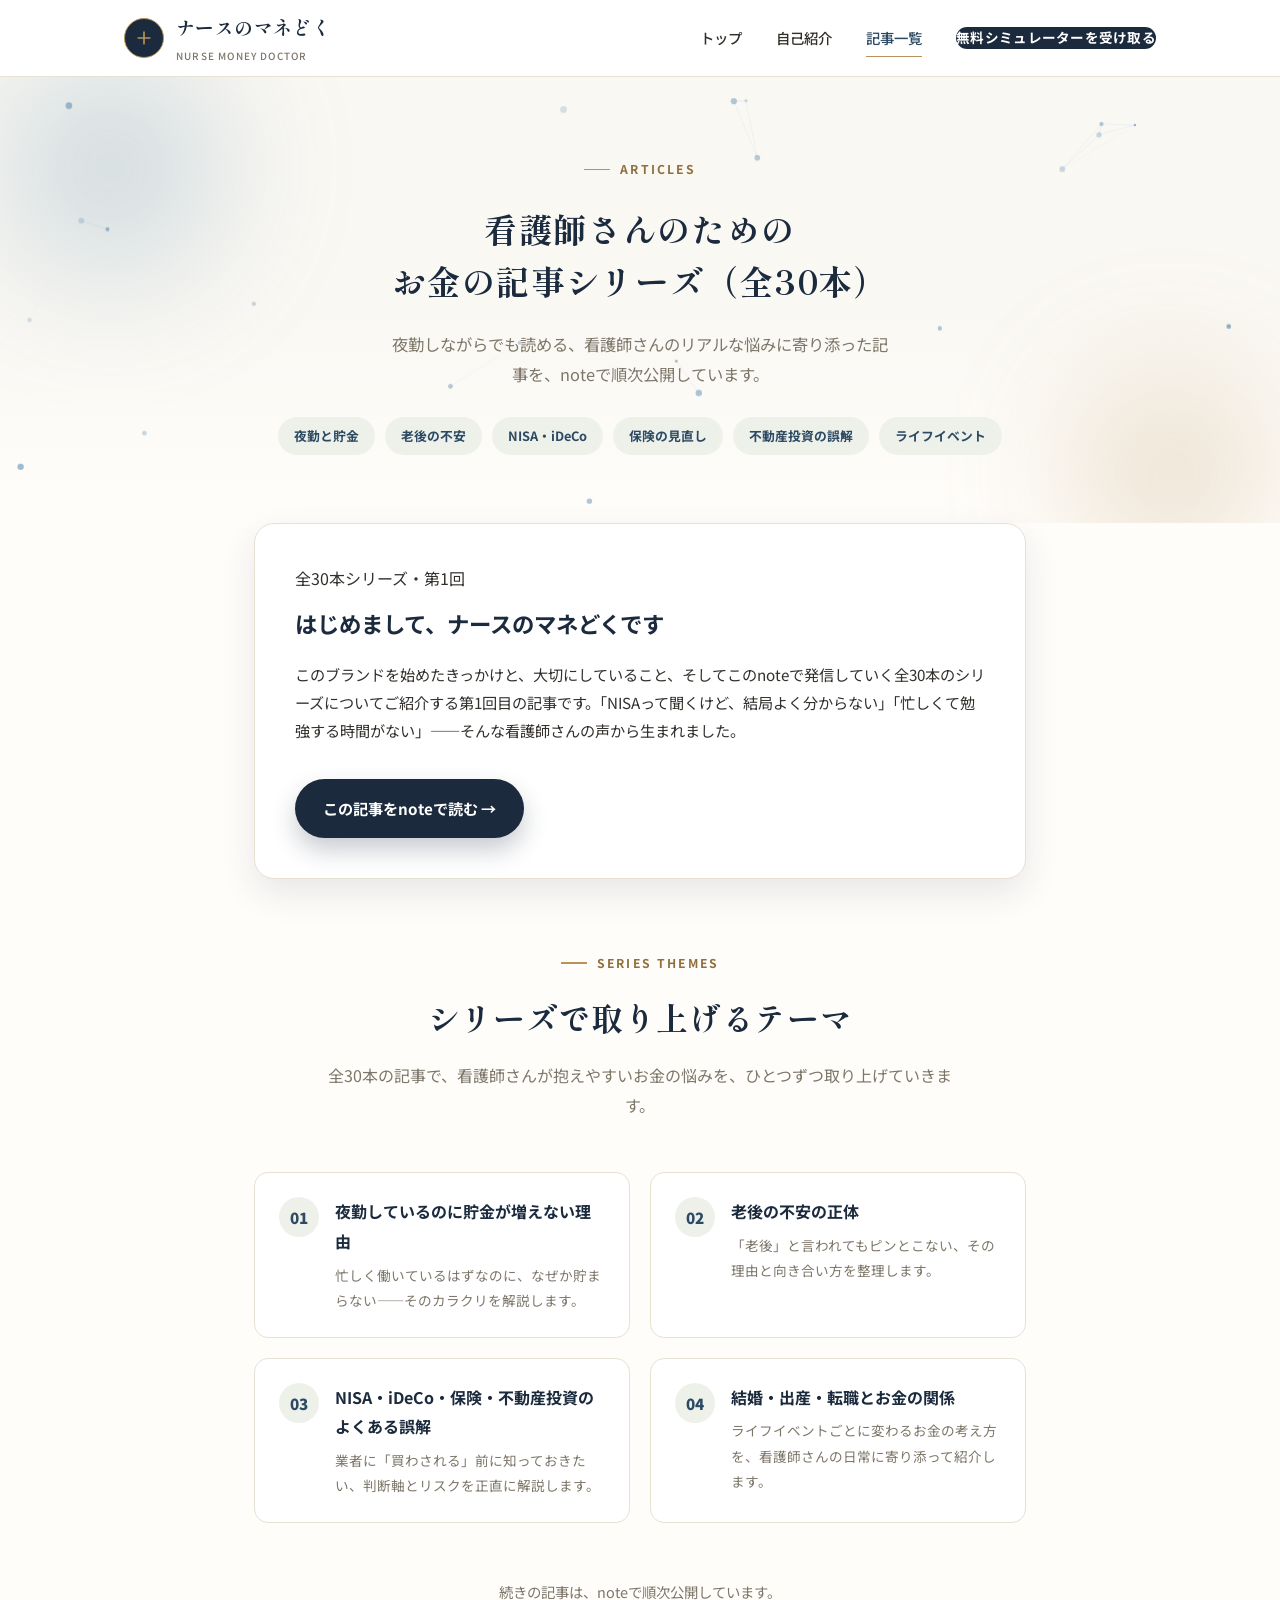
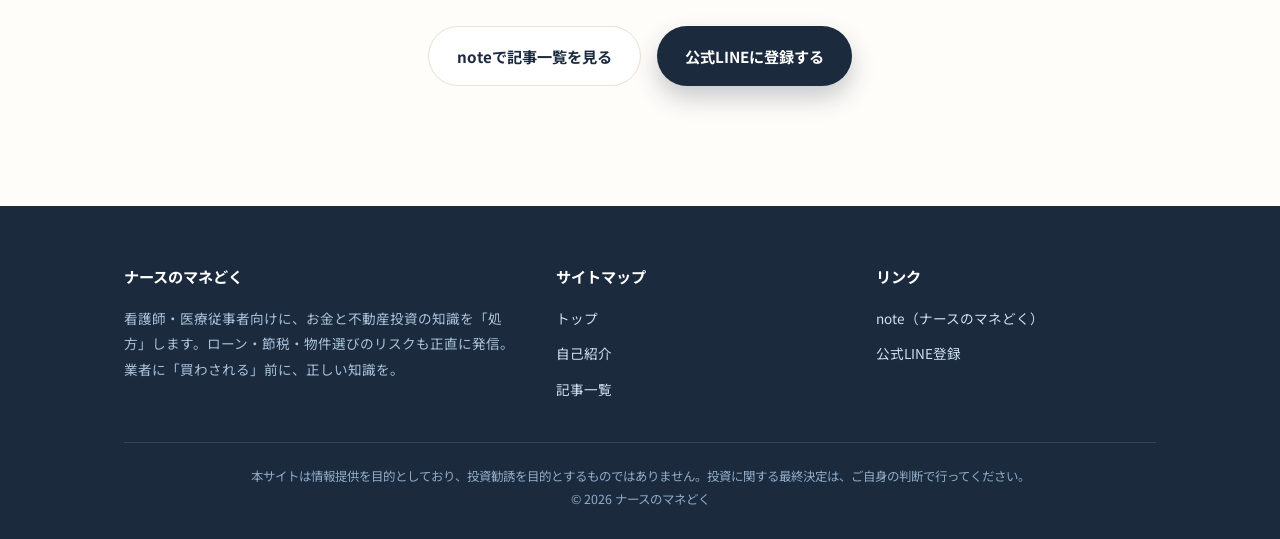
<file: articles.html>
<!DOCTYPE html>
<html lang="ja">
<head>
<meta charset="UTF-8">
<meta name="viewport" content="width=device-width, initial-scale=1.0">
<title>記事一覧｜ナースのマネどく</title>
<meta name="description" content="ナースのマネどくがnoteで発信している、看護師さんのためのお金の記事シリーズ（全30本）の紹介ページです。">
<link rel="stylesheet" href="style.css?v=3">
</head>
<body>

<header class="site-header">
  <div class="container">
    <a href="index.html" class="logo">
      <span class="logo-mark"><svg viewBox="0 0 24 24" fill="none" xmlns="http://www.w3.org/2000/svg"><path d="M12 5v14M5 12h14" stroke="currentColor" stroke-width="2" stroke-linecap="round"/></svg></span>
      <span>ナースのマネどく<small>NURSE MONEY DOCTOR</small></span>
    </a>
    <nav class="nav-links" id="navLinks">
      <a href="index.html">トップ</a>
      <a href="profile.html">自己紹介</a>
      <a href="articles.html" class="active">記事一覧</a>
      <a href="https://lin.ee/RomoXNG" class="nav-cta">無料シミュレーターを受け取る</a>
    </nav>
    <button class="nav-toggle" id="navToggle" aria-label="メニュー">☰</button>
  </div>
</header>

<section class="hero" style="padding-bottom:56px;">
  <div class="hero-photo" style="background-image:url('https://plus.unsplash.com/premium_photo-1668487827029-2bd54133c303?auto=format&amp;fit=crop&amp;w=1600&amp;q=80');"></div>
  <div class="hero-photo-overlay"></div>
  <canvas id="heroCanvas"></canvas>
  <div class="hero-blob b1"></div>
  <div class="hero-blob b2"></div>
  <div class="container" style="display:block; text-align:center;">
    <span class="eyebrow">ARTICLES</span>
    <h1 style="font-size:2.1rem;">看護師さんのための<br>お金の記事シリーズ（全30本）</h1>
    <p class="lead" style="max-width:56ch; margin:0 auto;">夜勤しながらでも読める、看護師さんのリアルな悩みに寄り添った記事を、noteで順次公開しています。</p>
    <div class="category-tags" style="margin-top:28px;">
      <span>夜勤と貯金</span>
      <span>老後の不安</span>
      <span>NISA・iDeCo</span>
      <span>保険の見直し</span>
      <span>不動産投資の誤解</span>
      <span>ライフイベント</span>
    </div>
  </div>
</section>

<section style="padding-top:0;">
  <div class="container" style="max-width:820px;">

    <div class="featured-article">
      <div>
        <span class="meta">全30本シリーズ・第1回</span>
        <h3 style="font-size:1.4rem; color:var(--navy); margin:10px 0 14px;">はじめまして、ナースのマネどくです</h3>
        <p style="color:var(--text); font-size:0.95rem;">このブランドを始めたきっかけと、大切にしていること、そしてこのnoteで発信していく全30本のシリーズについてご紹介する第1回目の記事です。「NISAって聞くけど、結局よく分からない」「忙しくて勉強する時間がない」——そんな看護師さんの声から生まれました。</p>
      </div>
      <div>
        <a href="https://note.com/easy_sage5970/n/n954e80ad0fa1" class="btn btn-primary" target="_blank" rel="noopener">この記事をnoteで読む →</a>
      </div>
    </div>

    <div class="section-head" style="margin-top:64px;">
      <span class="eyebrow">SERIES THEMES</span>
      <h2>シリーズで取り上げるテーマ</h2>
      <p>全30本の記事で、看護師さんが抱えやすいお金の悩みを、ひとつずつ取り上げていきます。</p>
    </div>

    <div class="series-grid">
      <div class="series-card">
        <div class="num">01</div>
        <div>
          <h4>夜勤しているのに貯金が増えない理由</h4>
          <p>忙しく働いているはずなのに、なぜか貯まらない——そのカラクリを解説します。</p>
        </div>
      </div>
      <div class="series-card">
        <div class="num">02</div>
        <div>
          <h4>老後の不安の正体</h4>
          <p>「老後」と言われてもピンとこない、その理由と向き合い方を整理します。</p>
        </div>
      </div>
      <div class="series-card">
        <div class="num">03</div>
        <div>
          <h4>NISA・iDeCo・保険・不動産投資のよくある誤解</h4>
          <p>業者に「買わされる」前に知っておきたい、判断軸とリスクを正直に解説します。</p>
        </div>
      </div>
      <div class="series-card">
        <div class="num">04</div>
        <div>
          <h4>結婚・出産・転職とお金の関係</h4>
          <p>ライフイベントごとに変わるお金の考え方を、看護師さんの日常に寄り添って紹介します。</p>
        </div>
      </div>
    </div>

    <div style="text-align:center;margin-top:56px;">
      <p style="color:var(--text-light); font-size:0.9rem; margin-bottom:20px;">続きの記事は、noteで順次公開しています。</p>
      <div class="btn-row" style="justify-content:center;">
        <a href="https://note.com/easy_sage5970" class="btn btn-outline" target="_blank" rel="noopener">noteで記事一覧を見る</a>
        <a href="https://lin.ee/RomoXNG" class="btn btn-primary" target="_blank" rel="noopener">公式LINEに登録する</a>
      </div>
    </div>

  </div>
</section>

<footer class="site-footer">
  <div class="container">
    <div class="footer-grid">
      <div>
        <h4>ナースのマネどく</h4>
        <p>看護師・医療従事者向けに、お金と不動産投資の知識を「処方」します。ローン・節税・物件選びのリスクも正直に発信。業者に「買わされる」前に、正しい知識を。</p>
      </div>
      <div>
        <h4>サイトマップ</h4>
        <ul>
          <li><a href="index.html">トップ</a></li>
          <li><a href="profile.html">自己紹介</a></li>
          <li><a href="articles.html">記事一覧</a></li>
        </ul>
      </div>
      <div>
        <h4>リンク</h4>
        <ul>
          <li><a href="https://note.com/easy_sage5970" target="_blank" rel="noopener">note（ナースのマネどく）</a></li>
          <li><a href="https://lin.ee/RomoXNG" target="_blank" rel="noopener">公式LINE登録</a></li>
        </ul>
      </div>
    </div>
    <div class="footer-bottom">
      本サイトは情報提供を目的としており、投資勧誘を目的とするものではありません。投資に関する最終決定は、ご自身の判断で行ってください。<br>
      © 2026 ナースのマネどく
    </div>
  </div>
</footer>

<script src="script.js"></script>
</body>
</html>
</file>
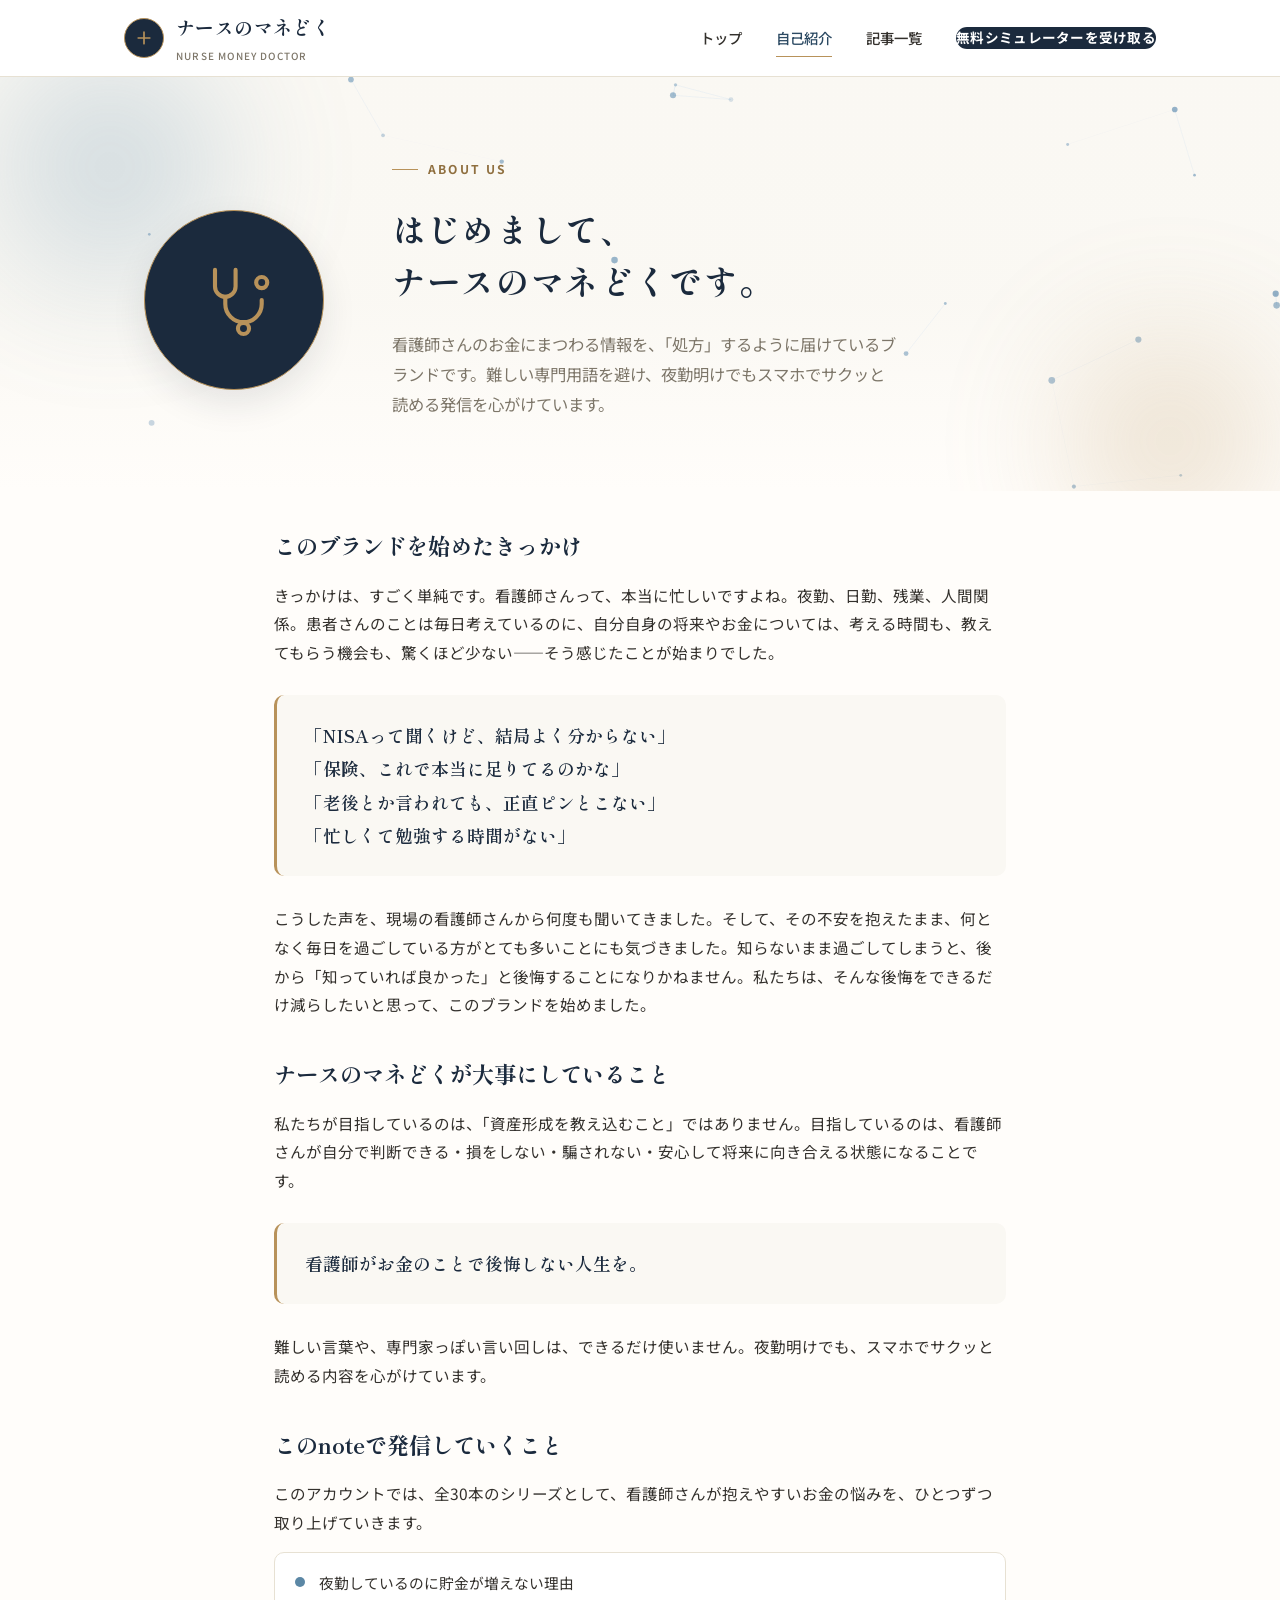
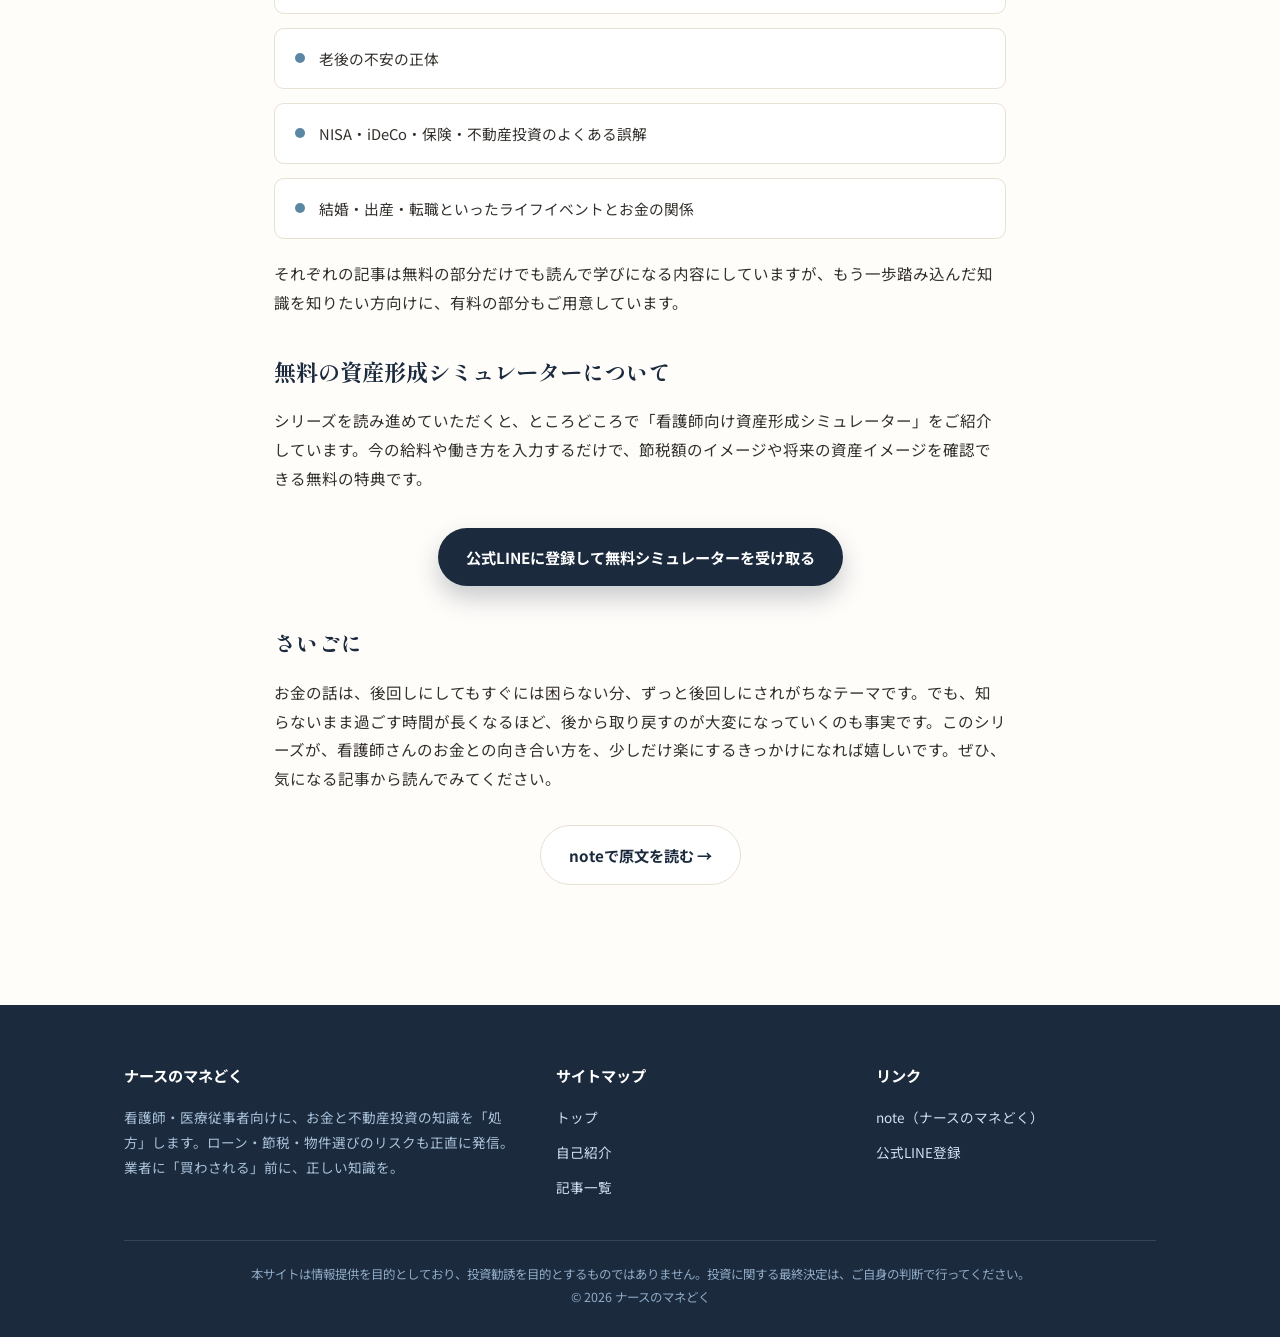
<file: profile.html>
<!DOCTYPE html>
<html lang="ja">
<head>
<meta charset="UTF-8">
<meta name="viewport" content="width=device-width, initial-scale=1.0">
<title>自己紹介｜ナースのマネどく</title>
<meta name="description" content="はじめまして、ナースのマネどくです。看護師さんのお金にまつわる情報を発信しているブランドの自己紹介ページです。">
<link rel="stylesheet" href="style.css?v=3">
</head>
<body>

<header class="site-header">
  <div class="container">
    <a href="index.html" class="logo">
      <span class="logo-mark"><svg viewBox="0 0 24 24" fill="none" xmlns="http://www.w3.org/2000/svg"><path d="M12 5v14M5 12h14" stroke="currentColor" stroke-width="2" stroke-linecap="round"/></svg></span>
      <span>ナースのマネどく<small>NURSE MONEY DOCTOR</small></span>
    </a>
    <nav class="nav-links" id="navLinks">
      <a href="index.html">トップ</a>
      <a href="profile.html" class="active">自己紹介</a>
      <a href="articles.html">記事一覧</a>
      <a href="https://lin.ee/RomoXNG" class="nav-cta">無料シミュレーターを受け取る</a>
    </nav>
    <button class="nav-toggle" id="navToggle" aria-label="メニュー">☰</button>
  </div>
</header>

<section class="hero" style="padding-bottom:40px;">
  <div class="hero-photo" style="background-image:url('https://plus.unsplash.com/premium_photo-1675807264002-74250202f195?auto=format&amp;fit=crop&amp;w=1600&amp;q=80');"></div>
  <div class="hero-photo-overlay"></div>
  <canvas id="heroCanvas"></canvas>
  <div class="hero-blob b1"></div>
  <div class="hero-blob b2"></div>
  <div class="container profile-hero" style="grid-template-columns: 220px 1fr;">
    <div class="avatar">
      <svg viewBox="0 0 24 24" fill="none" xmlns="http://www.w3.org/2000/svg">
        <path d="M6 2.5v5.25a3.25 3.25 0 003.25 3.25h0A3.25 3.25 0 0012.5 7.75V2.5" stroke="currentColor" stroke-width="1.3" stroke-linecap="round" stroke-linejoin="round"/>
        <path d="M9.25 11v2.25a5.75 5.75 0 005.75 5.75h0a5.75 5.75 0 005.75-5.75v-1.25" stroke="currentColor" stroke-width="1.3" stroke-linecap="round" stroke-linejoin="round"/>
        <circle cx="20.75" cy="6.5" r="1.75" stroke="currentColor" stroke-width="1.3"/>
        <circle cx="15" cy="21" r="1.75" stroke="currentColor" stroke-width="1.3"/>
      </svg>
    </div>
    <div>
      <span class="eyebrow">ABOUT US</span>
      <h1 style="font-size:2.1rem;">はじめまして、<br>ナースのマネどくです。</h1>
      <p class="lead" style="max-width:56ch;">看護師さんのお金にまつわる情報を、「処方」するように届けているブランドです。難しい専門用語を避け、夜勤明けでもスマホでサクッと読める発信を心がけています。</p>
    </div>
  </div>
</section>

<section style="padding-top:0;">
  <div class="container" style="max-width:780px;">

    <div class="profile-body">
      <h2>このブランドを始めたきっかけ</h2>
      <p>きっかけは、すごく単純です。看護師さんって、本当に忙しいですよね。夜勤、日勤、残業、人間関係。患者さんのことは毎日考えているのに、自分自身の将来やお金については、考える時間も、教えてもらう機会も、驚くほど少ない——そう感じたことが始まりでした。</p>

      <div class="pull-quote">
        「NISAって聞くけど、結局よく分からない」<br>
        「保険、これで本当に足りてるのかな」<br>
        「老後とか言われても、正直ピンとこない」<br>
        「忙しくて勉強する時間がない」
      </div>

      <p>こうした声を、現場の看護師さんから何度も聞いてきました。そして、その不安を抱えたまま、何となく毎日を過ごしている方がとても多いことにも気づきました。知らないまま過ごしてしまうと、後から「知っていれば良かった」と後悔することになりかねません。私たちは、そんな後悔をできるだけ減らしたいと思って、このブランドを始めました。</p>

      <h2>ナースのマネどくが大事にしていること</h2>
      <p>私たちが目指しているのは、「資産形成を教え込むこと」ではありません。目指しているのは、看護師さんが自分で判断できる・損をしない・騙されない・安心して将来に向き合える状態になることです。</p>

      <div class="pull-quote">看護師がお金のことで後悔しない人生を。</div>

      <p>難しい言葉や、専門家っぽい言い回しは、できるだけ使いません。夜勤明けでも、スマホでサクッと読める内容を心がけています。</p>

      <h2>このnoteで発信していくこと</h2>
      <p>このアカウントでは、全30本のシリーズとして、看護師さんが抱えやすいお金の悩みを、ひとつずつ取り上げていきます。</p>

      <ul class="timeline">
        <li><span class="dot"></span>夜勤しているのに貯金が増えない理由</li>
        <li><span class="dot"></span>老後の不安の正体</li>
        <li><span class="dot"></span>NISA・iDeCo・保険・不動産投資のよくある誤解</li>
        <li><span class="dot"></span>結婚・出産・転職といったライフイベントとお金の関係</li>
      </ul>

      <p style="margin-top:20px;">それぞれの記事は無料の部分だけでも読んで学びになる内容にしていますが、もう一歩踏み込んだ知識を知りたい方向けに、有料の部分もご用意しています。</p>

      <h2>無料の資産形成シミュレーターについて</h2>
      <p>シリーズを読み進めていただくと、ところどころで「看護師向け資産形成シミュレーター」をご紹介しています。今の給料や働き方を入力するだけで、節税額のイメージや将来の資産イメージを確認できる無料の特典です。</p>

      <div style="text-align:center;margin:36px 0;">
        <a href="https://lin.ee/RomoXNG" class="btn btn-primary" target="_blank" rel="noopener">公式LINEに登録して無料シミュレーターを受け取る</a>
      </div>

      <h2>さいごに</h2>
      <p>お金の話は、後回しにしてもすぐには困らない分、ずっと後回しにされがちなテーマです。でも、知らないまま過ごす時間が長くなるほど、後から取り戻すのが大変になっていくのも事実です。このシリーズが、看護師さんのお金との向き合い方を、少しだけ楽にするきっかけになれば嬉しいです。ぜひ、気になる記事から読んでみてください。</p>

      <div style="text-align:center;margin-top:32px;">
        <a href="https://note.com/easy_sage5970/n/n954e80ad0fa1" class="btn btn-outline" target="_blank" rel="noopener">noteで原文を読む →</a>
      </div>
    </div>
  </div>
</section>

<footer class="site-footer">
  <div class="container">
    <div class="footer-grid">
      <div>
        <h4>ナースのマネどく</h4>
        <p>看護師・医療従事者向けに、お金と不動産投資の知識を「処方」します。ローン・節税・物件選びのリスクも正直に発信。業者に「買わされる」前に、正しい知識を。</p>
      </div>
      <div>
        <h4>サイトマップ</h4>
        <ul>
          <li><a href="index.html">トップ</a></li>
          <li><a href="profile.html">自己紹介</a></li>
          <li><a href="articles.html">記事一覧</a></li>
        </ul>
      </div>
      <div>
        <h4>リンク</h4>
        <ul>
          <li><a href="https://note.com/easy_sage5970" target="_blank" rel="noopener">note（ナースのマネどく）</a></li>
          <li><a href="https://lin.ee/RomoXNG" target="_blank" rel="noopener">公式LINE登録</a></li>
        </ul>
      </div>
    </div>
    <div class="footer-bottom">
      本サイトは情報提供を目的としており、投資勧誘を目的とするものではありません。投資に関する最終決定は、ご自身の判断で行ってください。<br>
      © 2026 ナースのマネどく
    </div>
  </div>
</footer>

<script src="script.js"></script>
</body>
</html>
</file>
<file: style.css>
@import url('https://fonts.googleapis.com/css2?family=Shippori+Mincho:wght@500;600;700;800&family=Noto+Sans+JP:wght@400;500;700;900&display=swap');

:root{
  --navy: #1b2a3d;
  --blue-dark: #2c4a63;
  --blue: #5b87a5;
  --blue-light: #eef1ea;
  --blue-pale: #faf8f3;
  --white: #fffdfa;
  --text: #33302c;
  --text-light: #7d7669;
  --border: #e7e1d3;
  --accent: #b8925a;
  --accent-deep: #8f6f3f;
  --radius: 14px;
  --shadow: 0 14px 34px rgba(27,42,61,0.10);
  --serif: 'Shippori Mincho', 'Yu Mincho', serif;
}

*{ box-sizing: border-box; }

html{ scroll-behavior: smooth; }

body{
  margin: 0;
  font-family: 'Noto Sans JP', 'Hiragino Kaku Gothic ProN', 'Yu Gothic', sans-serif;
  color: var(--text);
  background: var(--white);
  line-height: 1.85;
  -webkit-font-smoothing: antialiased;
}

img{ max-width: 100%; display: block; }
a{ color: inherit; text-decoration: none; }

.container{
  max-width: 1080px;
  margin: 0 auto;
  padding: 0 24px;
}

/* ---------- Header ---------- */
.site-header{
  position: sticky;
  top: 0;
  z-index: 100;
  background: rgba(255,255,255,0.92);
  backdrop-filter: blur(6px);
  border-bottom: 1px solid var(--border);
  transition: box-shadow .25s ease, height .25s ease;
}

.site-header.scrolled{
  box-shadow: 0 8px 24px rgba(27,42,61,0.08);
}

.site-header .container{
  display: flex;
  align-items: center;
  justify-content: space-between;
  height: 76px;
  transition: height .25s ease;
}

.site-header.scrolled .container{ height: 64px; }

.logo{
  display: flex;
  align-items: center;
  gap: 12px;
  font-weight: 700;
  font-size: 1.18rem;
  font-family: var(--serif);
  color: var(--navy);
  letter-spacing: 0.02em;
}

.logo-mark{
  width: 40px;
  height: 40px;
  border-radius: 50%;
  background: var(--navy);
  display: flex;
  align-items: center;
  justify-content: center;
  color: var(--accent);
  flex-shrink: 0;
  border: 1px solid var(--accent);
}

.logo-mark svg{ width: 20px; height: 20px; }

.logo small{
  display: block;
  font-size: 0.62rem;
  font-weight: 500;
  font-family: 'Noto Sans JP', sans-serif;
  color: var(--text-light);
  letter-spacing: 0.12em;
  margin-top: 2px;
}

.nav-links{
  display: flex;
  align-items: center;
  gap: 34px;
  font-size: 0.9rem;
  font-weight: 500;
}

.nav-links a{
  color: var(--text);
  position: relative;
  padding: 4px 0;
}

.nav-links a:not(.nav-cta)::after{
  content: '';
  position: absolute;
  left: 0;
  right: 100%;
  bottom: -2px;
  height: 1px;
  background: var(--accent);
  transition: right .25s ease;
}

.nav-links a.active:not(.nav-cta)::after,
.nav-links a:not(.nav-cta):hover::after{
  right: 0;
}

.nav-links a.active,
.nav-links a:hover{
  color: var(--blue-dark);
}

.nav-cta{
  background: var(--navy);
  color: #fff !important;
  padding: 15px 28px;
  border-radius: 999px;
  font-weight: 700;
  font-size: 0.85rem;
  white-space: nowrap;
  display: inline-flex;
  align-items: center;
  line-height: 1;
  letter-spacing: 0.02em;
}

.nav-cta:hover{ background: var(--blue-dark); }

.nav-toggle{ display: none; }

/* ---------- Hero ---------- */
.hero{
  position: relative;
  background: linear-gradient(180deg, var(--blue-pale) 0%, var(--white) 100%);
  padding: 72px 0 88px;
  overflow: hidden;
}

.hero-photo{
  position: absolute;
  inset: 0;
  z-index: 0;
  background-size: cover;
  background-position: center;
}

.hero-photo{
  filter: saturate(0.82) sepia(0.08) contrast(1.02);
}

.hero-photo-overlay{
  position: absolute;
  inset: 0;
  z-index: 0;
  background: linear-gradient(180deg, rgba(250,248,243,.94) 0%, rgba(250,248,243,.90) 55%, #fffdfa 100%);
}

#heroCanvas{
  position: absolute;
  inset: 0;
  width: 100%;
  height: 100%;
  pointer-events: none;
  opacity: 0.9;
  z-index: 0;
}

.hero .container{
  position: relative;
  z-index: 1;
  display: grid;
  grid-template-columns: 1.15fr 0.85fr;
  gap: 48px;
  align-items: center;
}

.hero-blob{
  position: absolute;
  border-radius: 50%;
  filter: blur(60px);
  z-index: 0;
  opacity: 0.35;
  animation: floatBlob 14s ease-in-out infinite;
}

.hero-blob.b1{
  width: 340px; height: 340px;
  background: radial-gradient(circle, var(--blue) 0%, transparent 70%);
  top: -80px; left: -60px;
}

.hero-blob.b2{
  width: 300px; height: 300px;
  background: radial-gradient(circle, var(--accent) 0%, transparent 70%);
  bottom: -100px; right: -40px;
  animation-delay: -6s;
}

@keyframes floatBlob{
  0%, 100% { transform: translate(0, 0) scale(1); }
  50% { transform: translate(24px, -18px) scale(1.08); }
}

.eyebrow{
  display: inline-flex;
  align-items: center;
  gap: 10px;
  background: none;
  color: var(--accent-deep);
  font-size: 0.76rem;
  font-weight: 700;
  padding: 0;
  border-radius: 0;
  margin-bottom: 22px;
  letter-spacing: 0.18em;
}

.eyebrow::before{
  content: '';
  width: 26px;
  height: 1.5px;
  background: var(--accent);
  flex-shrink: 0;
}

.hero h1{
  font-family: var(--serif);
  font-size: 2.7rem;
  line-height: 1.55;
  color: var(--navy);
  margin: 0 0 22px;
  font-weight: 700;
  letter-spacing: 0.02em;
}

.hero h1 .accent{
  color: var(--blue-dark);
  border-bottom: 3px solid var(--accent);
}

.hero p.lead{
  font-size: 1.02rem;
  color: var(--text-light);
  margin-bottom: 32px;
  max-width: 46ch;
}

.btn-row{ display: flex; gap: 16px; flex-wrap: wrap; }

.btn{
  display: inline-flex;
  align-items: center;
  gap: 8px;
  padding: 15px 28px;
  border-radius: 999px;
  font-weight: 700;
  font-size: 0.95rem;
  transition: transform .15s ease, box-shadow .15s ease;
}

.btn-primary{
  background: var(--navy);
  color: #fff;
  box-shadow: 0 12px 24px rgba(27,42,61,0.24);
}

.btn-primary:hover{ transform: translateY(-2px); background: var(--blue-dark); }

.btn-outline{
  background: #fff;
  color: var(--navy);
  border: 1.5px solid var(--border);
}

.btn-outline:hover{ border-color: var(--accent); color: var(--accent-deep); }

.hero-card{
  background: #fff;
  border-radius: var(--radius);
  box-shadow: var(--shadow);
  padding: 28px;
  border: 1px solid var(--border);
}

.hero-card .badge{
  display: inline-block;
  background: var(--accent);
  color: #2c2013;
  font-size: 0.72rem;
  font-weight: 700;
  padding: 4px 12px;
  border-radius: 999px;
  margin-bottom: 14px;
  letter-spacing: 0.03em;
}

.hero-card h3{
  font-family: var(--serif);
  color: var(--navy);
  margin: 0 0 10px;
  font-size: 1.2rem;
  font-weight: 700;
}

.hero-card p{ color: var(--text-light); font-size: 0.9rem; margin: 0 0 18px; }

.hero-card ul{ margin: 0; padding: 0 0 0 0; list-style: none; }

.hero-card li{
  display: flex;
  gap: 10px;
  align-items: flex-start;
  font-size: 0.88rem;
  color: var(--text);
  margin-bottom: 10px;
}

.hero-card li::before{
  content: "";
  width: 6px;
  height: 6px;
  border-radius: 50%;
  background: var(--blue);
  margin-top: 8px;
  flex-shrink: 0;
}

/* ---------- Section generic ---------- */
section{ padding: 80px 0; }
section.alt{ background: var(--blue-pale); }

.section-head{ text-align: center; max-width: 640px; margin: 0 auto 52px; }

.section-head .eyebrow{ margin-bottom: 14px; }

.section-head h2{
  font-family: var(--serif);
  font-size: 2rem;
  color: var(--navy);
  margin: 0 0 14px;
  font-weight: 700;
  letter-spacing: 0.02em;
}

.section-head p{ color: var(--text-light); margin: 0; }

/* ---------- Feature cards ---------- */
.grid-3{
  display: grid;
  grid-template-columns: repeat(3, 1fr);
  gap: 26px;
}

.card{
  background: #fff;
  border: 1px solid var(--border);
  border-top: 2px solid transparent;
  border-radius: var(--radius);
  padding: 30px 26px;
  transition: transform .2s ease, box-shadow .2s ease, border-top-color .2s ease;
}

.card:hover{ transform: translateY(-4px); box-shadow: var(--shadow); border-top-color: var(--accent); }

.card .icon{
  width: 50px;
  height: 50px;
  border-radius: 12px;
  background: var(--blue-light);
  color: var(--blue-dark);
  display: flex;
  align-items: center;
  justify-content: center;
  font-size: 1.4rem;
  margin-bottom: 18px;
  overflow: hidden;
}

.card .icon img{
  width: 100%;
  height: 100%;
  object-fit: cover;
  filter: saturate(0.82) sepia(0.08) contrast(1.02);
}

.card h3{ font-family: var(--serif); color: var(--navy); font-size: 1.12rem; font-weight: 700; margin: 0 0 10px; }
.card p{ color: var(--text-light); font-size: 0.9rem; margin: 0; }

/* ---------- Concept / quote ---------- */
.concept{
  background: var(--navy);
  background-size: cover;
  background-position: center;
  background-blend-mode: luminosity;
  color: #fff;
  border-radius: 20px;
  padding: 56px 44px;
  text-align: center;
  position: relative;
  overflow: hidden;
}

.concept::before{
  content: "";
  position: absolute;
  inset: 0;
  background: linear-gradient(160deg, rgba(27,42,61,0.90) 0%, rgba(44,74,99,0.84) 55%, rgba(27,42,61,0.94) 100%);
}

.concept p.tag{
  position: relative;
  color: var(--accent);
  font-weight: 700;
  font-size: 0.8rem;
  letter-spacing: 0.2em;
  margin-bottom: 18px;
}

.concept h2{
  position: relative;
  font-family: var(--serif);
  font-size: 2rem;
  margin: 0 0 22px;
  font-weight: 700;
  line-height: 1.7;
  letter-spacing: 0.02em;
}

.concept p.body{
  position: relative;
  color: #e7e9ec;
  max-width: 56ch;
  margin: 0 auto;
  font-size: 0.95rem;
}

/* ---------- Voices / pain points ---------- */
.voice-list{
  display: grid;
  grid-template-columns: repeat(2, 1fr);
  gap: 16px;
}

.voice{
  background: #fff;
  border: 1px solid var(--border);
  border-left: 4px solid var(--blue);
  border-radius: 10px;
  padding: 18px 22px;
  font-size: 0.92rem;
  color: var(--text);
}

/* ---------- CTA banner ---------- */
.cta-banner{
  background-image: linear-gradient(135deg, rgba(44,74,99,0.92), rgba(27,42,61,0.95)), var(--cta-photo, none);
  background-size: cover;
  background-position: center;
  border-radius: 20px;
  padding: 52px 40px;
  text-align: center;
  color: #fff;
}

.cta-banner h2{ font-family: var(--serif); font-size: 1.7rem; margin: 0 0 14px; font-weight: 700; }
.cta-banner p{ color: #e7e9ec; margin: 0 0 28px; font-size: 0.95rem; }

.cta-banner .btn-primary{
  background: var(--accent);
  color: #2c2013;
  box-shadow: 0 12px 24px rgba(0,0,0,0.2);
}

.cta-banner .btn-primary:hover{ background: var(--accent-deep); color: #fff; }

/* ---------- Article preview ---------- */
.article-card{
  background: #fff;
  border: 1px solid var(--border);
  border-radius: var(--radius);
  padding: 30px;
  display: flex;
  flex-direction: column;
  gap: 14px;
}

.article-card .meta{
  font-size: 0.78rem;
  color: var(--blue-dark);
  font-weight: 700;
  letter-spacing: 0.03em;
}

.article-card h3{ font-family: var(--serif); margin: 0; color: var(--navy); font-size: 1.2rem; font-weight: 700; }
.article-card p{ margin: 0; color: var(--text-light); font-size: 0.9rem; }

.article-card .read-more{
  color: var(--blue-dark);
  font-weight: 700;
  font-size: 0.88rem;
  display: inline-flex;
  align-items: center;
  gap: 6px;
}

/* ---------- Profile page ---------- */
.profile-hero{
  display: grid;
  grid-template-columns: 220px 1fr;
  gap: 44px;
  align-items: center;
}

.avatar{
  width: 180px;
  height: 180px;
  border-radius: 50%;
  background: var(--navy);
  display: flex;
  align-items: center;
  justify-content: center;
  color: var(--accent);
  box-shadow: var(--shadow);
  border: 1px solid var(--accent);
  margin: 0 auto;
}

.avatar svg{ width: 76px; height: 76px; }

.profile-body h2{ font-family: var(--serif); color: var(--navy); font-size: 1.4rem; font-weight: 700; margin: 34px 0 14px; }
.profile-body p{ color: var(--text); font-size: 0.97rem; margin: 0 0 16px; }
.profile-body p.quote-line{ margin: 4px 0; }

.pull-quote{
  border-left: 3px solid var(--accent);
  background: var(--blue-pale);
  padding: 24px 28px;
  border-radius: 10px;
  font-family: var(--serif);
  font-size: 1.1rem;
  font-weight: 600;
  color: var(--navy);
  margin: 28px 0;
  line-height: 1.9;
}

.timeline{
  list-style: none;
  padding: 0;
  margin: 0;
  display: grid;
  gap: 14px;
}

.timeline li{
  display: flex;
  gap: 14px;
  align-items: flex-start;
  background: #fff;
  border: 1px solid var(--border);
  border-radius: 10px;
  padding: 16px 20px;
  font-size: 0.92rem;
}

.timeline .dot{
  width: 10px;
  height: 10px;
  border-radius: 50%;
  background: var(--blue);
  margin-top: 8px;
  flex-shrink: 0;
}

/* ---------- Articles list page ---------- */
.category-tags{
  display: flex;
  gap: 10px;
  flex-wrap: wrap;
  justify-content: center;
  margin-bottom: 12px;
}

.category-tags span{
  background: var(--blue-light);
  color: var(--blue-dark);
  font-size: 0.8rem;
  font-weight: 700;
  padding: 7px 16px;
  border-radius: 999px;
}

.series-grid{
  display: grid;
  grid-template-columns: repeat(2, 1fr);
  gap: 20px;
}

.series-card{
  background: #fff;
  border: 1px solid var(--border);
  border-radius: var(--radius);
  padding: 24px;
  display: flex;
  gap: 16px;
}

.series-card .num{
  width: 40px;
  height: 40px;
  border-radius: 50%;
  background: var(--blue-light);
  color: var(--blue-dark);
  font-weight: 900;
  display: flex;
  align-items: center;
  justify-content: center;
  flex-shrink: 0;
  font-size: 0.95rem;
}

.series-card h4{ margin: 0 0 6px; color: var(--navy); font-size: 1rem; }
.series-card p{ margin: 0; color: var(--text-light); font-size: 0.85rem; }

.featured-article{
  background: #fff;
  border: 1px solid var(--border);
  border-radius: 20px;
  padding: 40px;
  display: grid;
  grid-template-columns: 1fr;
  gap: 20px;
  box-shadow: var(--shadow);
}

/* ---------- Footer ---------- */
.site-footer{
  background: var(--navy);
  color: #cfe1f2;
  padding: 56px 0 28px;
  margin-top: 40px;
}

.footer-grid{
  display: grid;
  grid-template-columns: 1.4fr 1fr 1fr;
  gap: 40px;
  margin-bottom: 40px;
}

.footer-grid h4{ color: #fff; font-size: 0.95rem; margin: 0 0 16px; }
.footer-grid p{ font-size: 0.85rem; color: #a9c2da; margin: 0 0 16px; }
.footer-grid ul{ list-style: none; padding: 0; margin: 0; display: grid; gap: 10px; font-size: 0.85rem; }
.footer-grid a:hover{ color: #fff; }

.footer-bottom{
  border-top: 1px solid rgba(255,255,255,0.12);
  padding-top: 22px;
  font-size: 0.78rem;
  color: #8fabc6;
  text-align: center;
}

/* ---------- Scroll reveal ---------- */
.reveal{
  opacity: 0;
  transform: translateY(28px);
  transition: opacity .7s cubic-bezier(.2,.7,.3,1), transform .7s cubic-bezier(.2,.7,.3,1);
}

.reveal.is-visible{
  opacity: 1;
  transform: translateY(0);
}

@media (prefers-reduced-motion: reduce){
  .reveal{ opacity: 1; transform: none; transition: none; }
  .hero-blob{ animation: none; }
}

/* ---------- Stats strip ---------- */
.stats-strip{
  display: grid;
  grid-template-columns: repeat(3, 1fr);
  gap: 24px;
  margin-top: -40px;
  position: relative;
  z-index: 2;
}

.stat-box{
  background: #fff;
  border: 1px solid var(--border);
  border-radius: var(--radius);
  box-shadow: var(--shadow);
  padding: 26px 20px;
  text-align: center;
}

.stat-box .num{
  font-family: var(--serif);
  font-size: 2.2rem;
  font-weight: 700;
  color: var(--blue-dark);
  font-variant-numeric: tabular-nums;
}

.stat-box .label{
  margin-top: 6px;
  font-size: 0.82rem;
  color: var(--text-light);
  font-weight: 500;
}

/* ---------- Back to top ---------- */
.back-to-top{
  position: fixed;
  right: 22px;
  bottom: 22px;
  width: 46px;
  height: 46px;
  border-radius: 50%;
  border: none;
  background: var(--navy);
  color: #fff;
  font-size: 1.2rem;
  cursor: pointer;
  display: flex;
  align-items: center;
  justify-content: center;
  box-shadow: 0 10px 24px rgba(27,42,61,0.28);
  opacity: 0;
  transform: translateY(12px);
  pointer-events: none;
  transition: opacity .25s ease, transform .25s ease, background .2s ease;
  z-index: 200;
}

.back-to-top.show{
  opacity: 1;
  transform: translateY(0);
  pointer-events: auto;
}

.back-to-top:hover{ background: var(--blue-dark); }

/* ---------- Responsive ---------- */
@media (max-width: 860px){
  .nav-links{
    position: fixed;
    inset: 76px 0 0 0;
    background: #fff;
    flex-direction: column;
    align-items: flex-start;
    padding: 30px 24px;
    gap: 22px;
    transform: translateX(100%);
    transition: transform .25s ease;
    border-top: 1px solid var(--border);
  }
  .nav-links.open{ transform: translateX(0); }
  .nav-toggle{
    display: flex;
    align-items: center;
    justify-content: center;
    width: 42px;
    height: 42px;
    border-radius: 10px;
    border: 1px solid var(--border);
    background: #fff;
    font-size: 1.2rem;
    color: var(--navy);
  }
  .hero .container{ grid-template-columns: 1fr; }
  .hero h1{ font-size: 1.9rem; }
  .grid-3{ grid-template-columns: 1fr; }
  .voice-list{ grid-template-columns: 1fr; }
  .profile-hero{ grid-template-columns: 1fr; text-align: center; }
  .series-grid{ grid-template-columns: 1fr; }
  .footer-grid{ grid-template-columns: 1fr; }
  section{ padding: 56px 0; }
  .stats-strip{ grid-template-columns: 1fr; margin-top: 24px; }
  .back-to-top{ right: 16px; bottom: 16px; width: 42px; height: 42px; }
}
</file>
